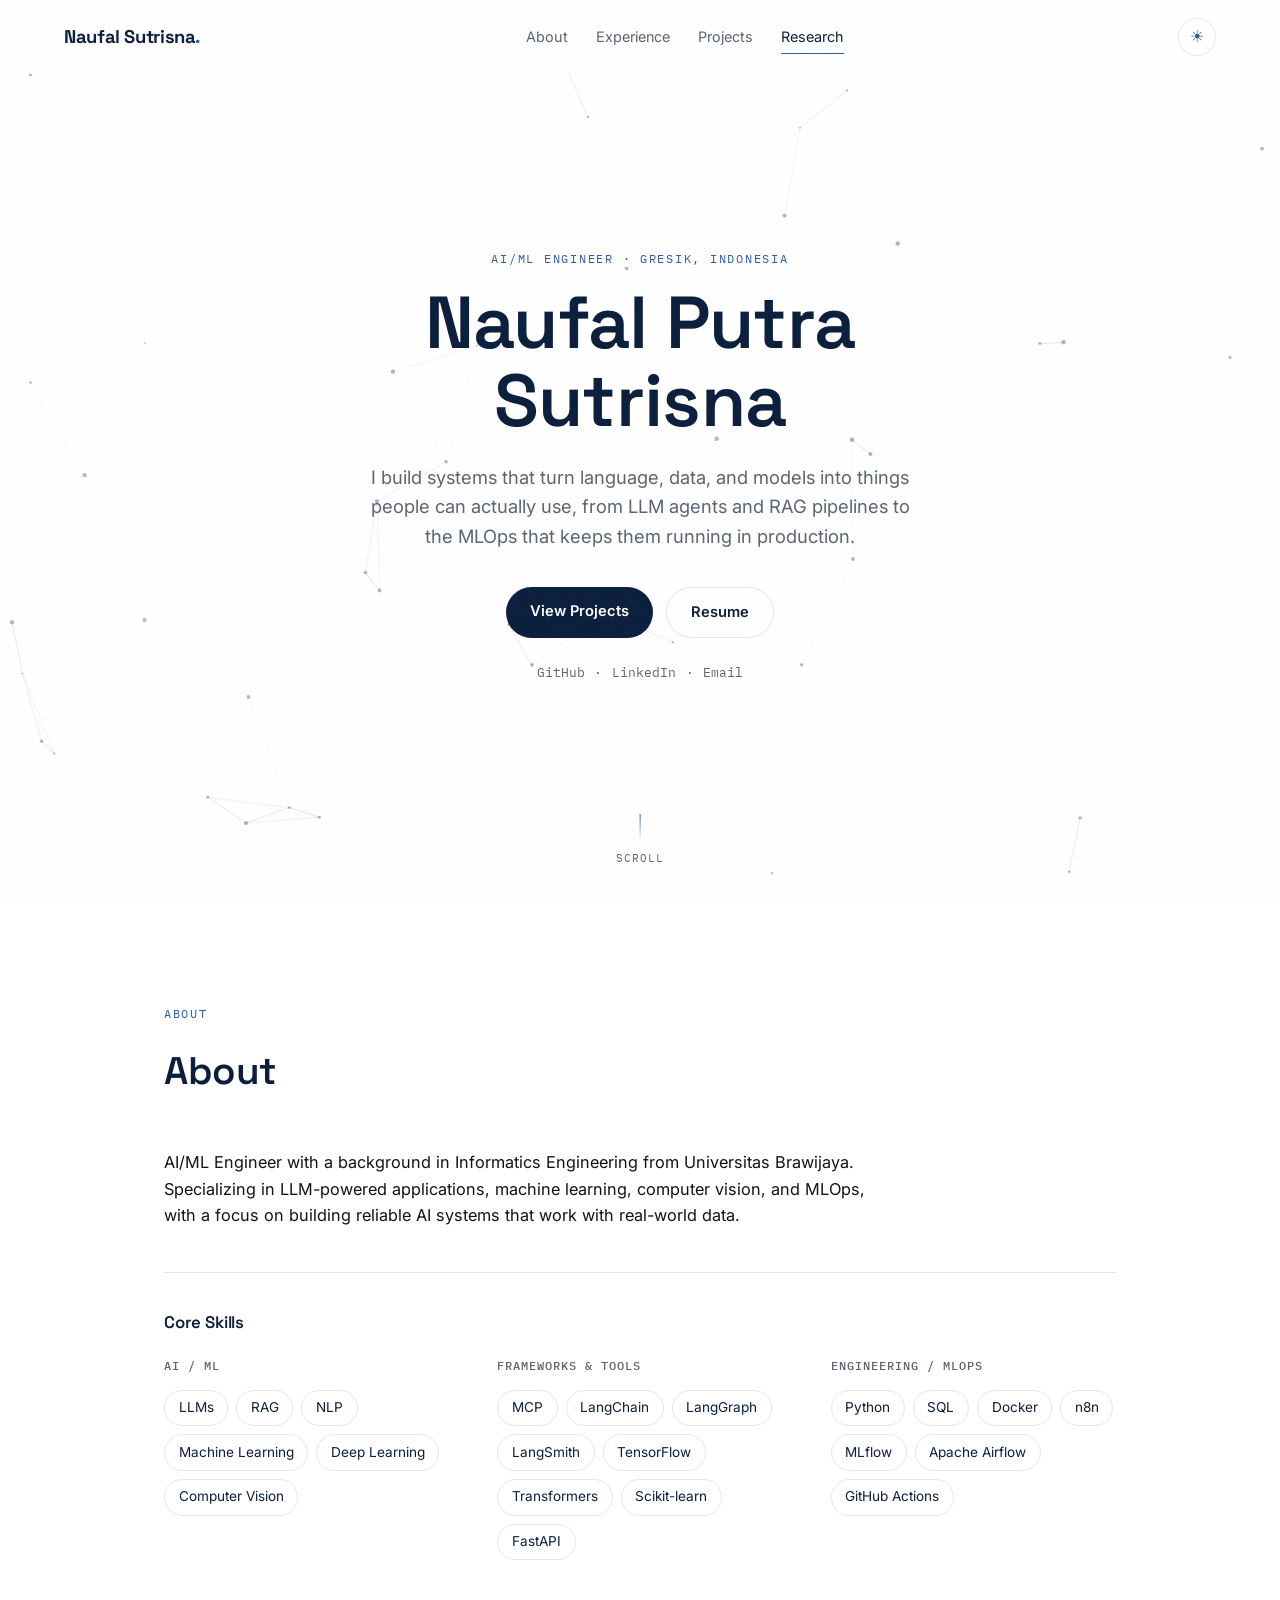
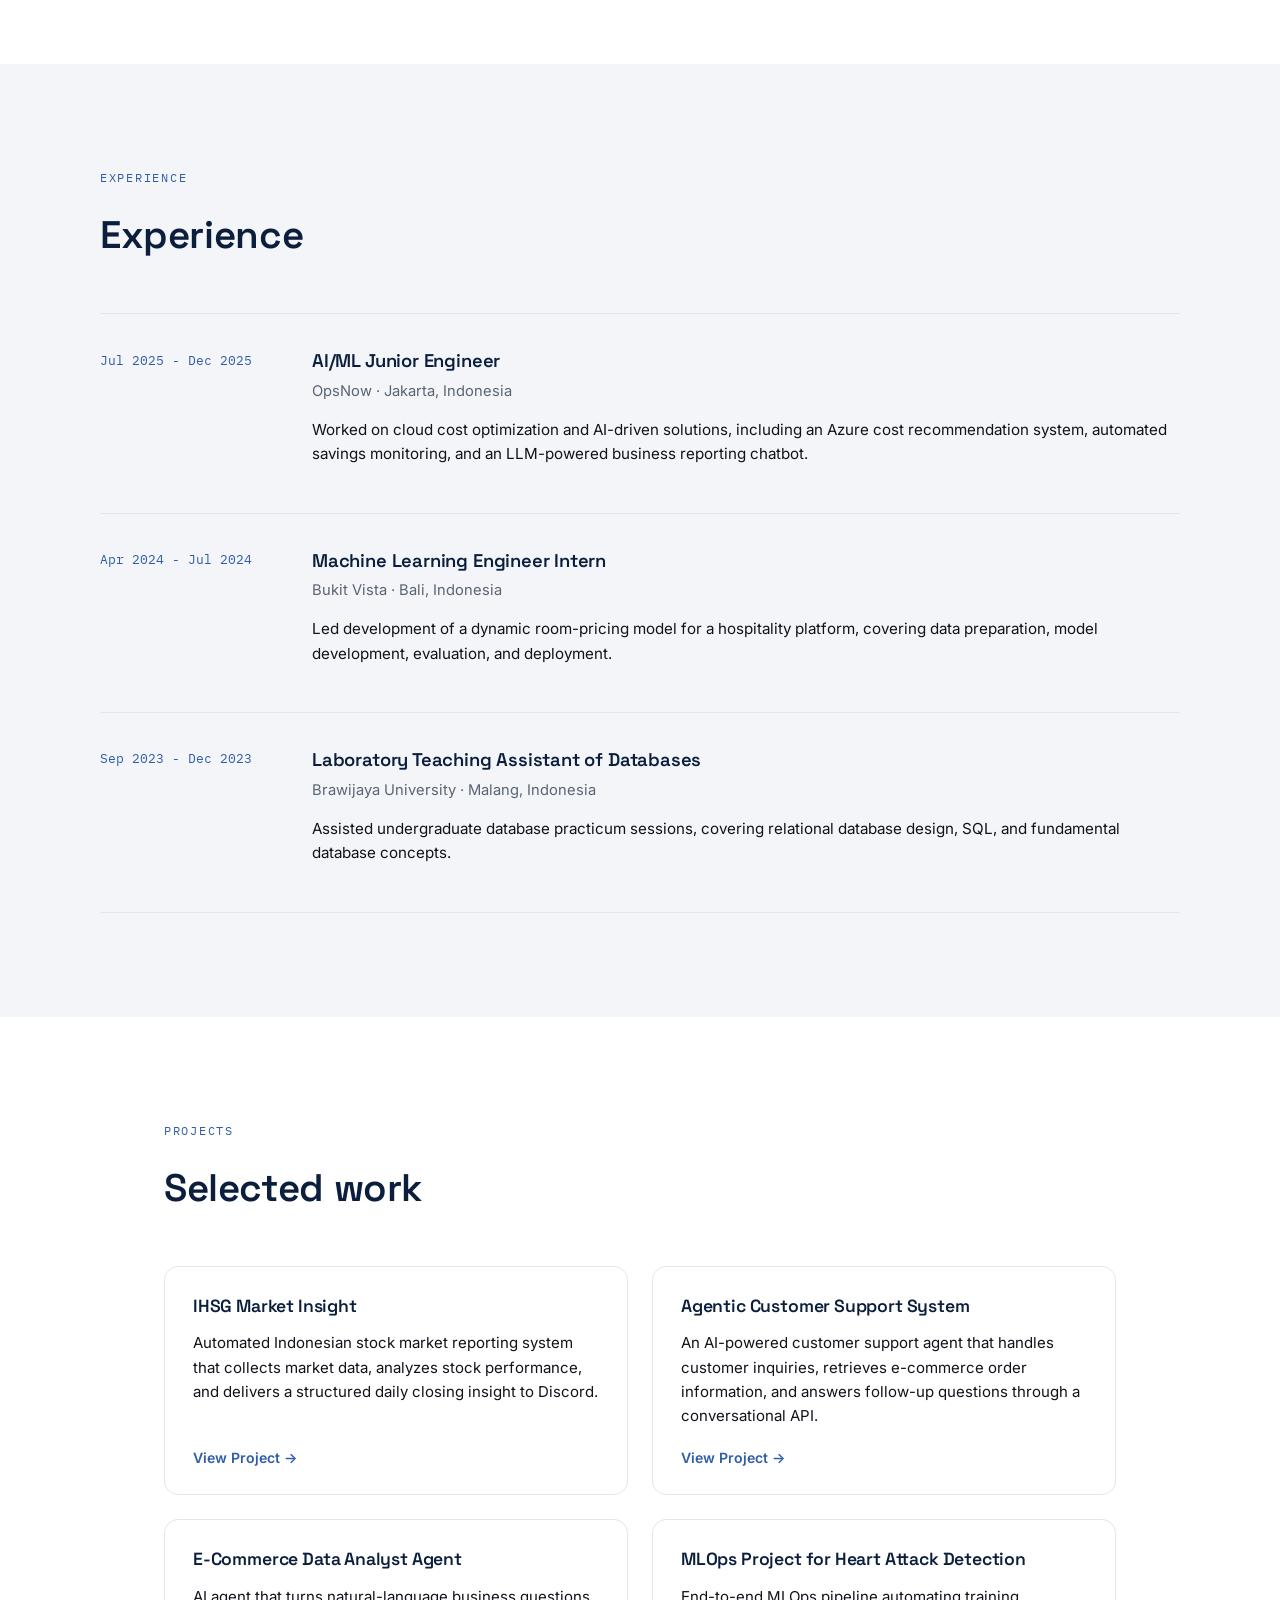
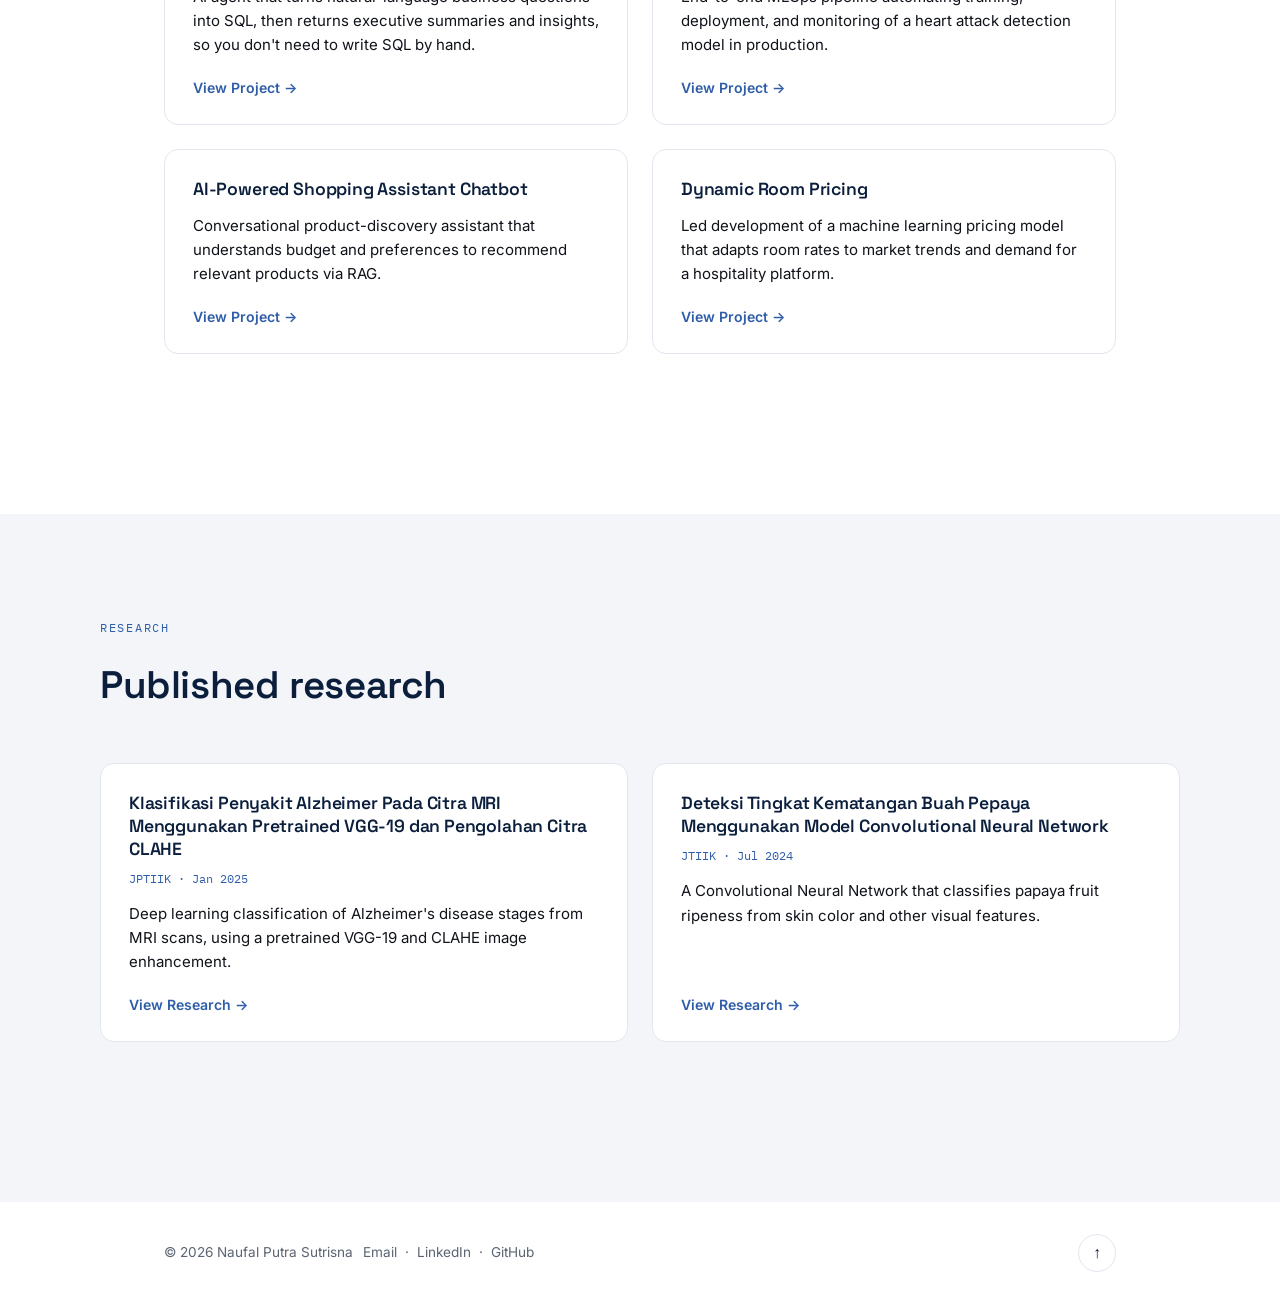
<file: index.html>
<!DOCTYPE html>
<html lang="en">
<head>
<meta charset="UTF-8">
<meta name="viewport" content="width=device-width, initial-scale=1.0">
<title>Naufal Putra Sutrisna | AI/ML Engineer</title>
<meta name="description" content="Portfolio of Naufal Putra Sutrisna, an AI/ML Engineer specializing in LLM applications, RAG, computer vision, and MLOps. Featured projects and experience.">
<meta name="theme-color" content="#0b1f3d">

<!-- Open Graph -->
<meta property="og:type" content="website">
<meta property="og:title" content="Naufal Putra Sutrisna | AI/ML Engineer">
<meta property="og:description" content="AI/ML Engineer specializing in LLM applications, RAG, computer vision, and MLOps. Explore featured projects and experience.">

<!-- Twitter -->
<meta name="twitter:card" content="summary">
<meta name="twitter:title" content="Naufal Putra Sutrisna | AI/ML Engineer">
<meta name="twitter:description" content="AI/ML Engineer specializing in LLM applications, RAG, computer vision, and MLOps.">

<link rel="preconnect" href="https://fonts.googleapis.com">
<link rel="preconnect" href="https://fonts.gstatic.com" crossorigin>
<link href="https://fonts.googleapis.com/css2?family=Space+Grotesk:wght@400;500;600;700&family=Inter:wght@400;500;600;700&family=IBM+Plex+Mono:wght@400;500&display=swap" rel="stylesheet">
<link rel="stylesheet" href="style.css">
<script>
  (function() {
    var saved = localStorage.getItem('theme');
    var theme = saved || (window.matchMedia('(prefers-color-scheme: dark)').matches ? 'dark' : 'light');
    document.documentElement.setAttribute('data-theme', theme);
  })();
</script>
</head>
<body>

<div class="grain" aria-hidden="true"></div>

<!-- NAV -->
<header class="nav" id="nav">
  <a href="#home" class="nav__logo">Naufal Sutrisna<span class="dot">.</span></a>
  <nav class="nav__links" id="navLinks" aria-label="Primary">
    <a href="#about">About</a>
    <a href="#experience">Experience</a>
    <a href="#projects">Projects</a>
    <a href="#research">Research</a>
  </nav>
  <button class="theme-toggle" id="themeToggle" aria-label="Toggle dark mode">
    <span class="theme-toggle__icon theme-toggle__icon--sun">☀</span>
    <span class="theme-toggle__icon theme-toggle__icon--moon">☾</span>
  </button>
  <button class="nav__toggle" id="navToggle" aria-label="Toggle menu" aria-expanded="false" aria-controls="navLinks">
    <span></span><span></span><span></span>
  </button>
</header>

<main>

  <!-- HOME -->
  <section class="hero" id="home">
    <div class="hero__net" id="heroNet" aria-hidden="true"></div>
    <div class="hero__inner">
      <p class="eyebrow">AI/ML Engineer · Gresik, Indonesia</p>
      <h1 class="hero__title">Naufal Putra<br>Sutrisna</h1>
      <p class="hero__subtitle">
        I build systems that turn language, data, and models into things people can actually use,
        from LLM agents and RAG pipelines to the MLOps that keeps them running in production.
      </p>
      <div class="hero__actions">
        <a href="#projects" class="btn btn--primary">View Projects</a>
        <a href="#" data-resume target="_blank" rel="noopener" class="btn btn--ghost">Resume</a>
      </div>
      <div class="hero__socials">
        <a href="https://github.com/naufalsutrisna" target="_blank" rel="noopener">GitHub</a>
        <span>·</span>
        <a href="https://linkedin.com/in/naufalsutrisna" target="_blank" rel="noopener">LinkedIn</a>
        <span>·</span>
        <a href="mailto:naufptrs@gmail.com">Email</a>
      </div>
    </div>
    <div class="hero__scroll" aria-hidden="true"><span></span>Scroll</div>
  </section>

  <!-- ABOUT -->
  <section class="section" id="about" aria-labelledby="about-heading">
    <div class="section__head reveal">
      <p class="eyebrow">About</p>
      <h2 id="about-heading">About</h2>
    </div>

    <div class="about__grid reveal">
      <p class="about__text">
        AI/ML Engineer with a background in Informatics Engineering from Universitas Brawijaya.
        Specializing in LLM-powered applications, machine learning, computer vision, and MLOps,
        with a focus on building reliable AI systems that work with real-world data.
      </p>
    </div>

    <div class="about-block reveal">
      <h3>Core Skills</h3>
      <div class="skills">
        <div class="skill-group">
          <h4>AI / ML</h4>
          <div class="tags">
            <span class="tag">LLMs</span><span class="tag">RAG</span><span class="tag">NLP</span>
            <span class="tag">Machine Learning</span><span class="tag">Deep Learning</span>
            <span class="tag">Computer Vision</span>
          </div>
        </div>
        <div class="skill-group">
          <h4>Frameworks &amp; Tools</h4>
          <div class="tags">
            <span class="tag">MCP</span><span class="tag">LangChain</span><span class="tag">LangGraph</span>
            <span class="tag">LangSmith</span><span class="tag">TensorFlow</span><span class="tag">Transformers</span>
            <span class="tag">Scikit-learn</span><span class="tag">FastAPI</span>
          </div>
        </div>
        <div class="skill-group">
          <h4>Engineering / MLOps</h4>
          <div class="tags">
            <span class="tag">Python</span><span class="tag">SQL</span><span class="tag">Docker</span>
            <span class="tag">n8n</span><span class="tag">MLflow</span>
            <span class="tag">Apache Airflow</span><span class="tag">GitHub Actions</span>
          </div>
        </div>
      </div>
    </div>

  </section>

  <!-- EXPERIENCE -->
  <section class="section section--alt" id="experience" aria-labelledby="experience-heading">
    <div class="section__head reveal">
      <p class="eyebrow">Experience</p>
      <h2 id="experience-heading">Experience</h2>
    </div>
    <div class="timeline reveal">

      <div class="timeline__item">
        <div class="timeline__date">Jul 2025 - Dec 2025</div>
        <div class="timeline__content">
          <h3>AI/ML Junior Engineer</h3>
          <p class="timeline__org">OpsNow · Jakarta, Indonesia</p>
          <p class="timeline__blurb">Worked on cloud cost optimization and AI-driven solutions, including an Azure cost recommendation system, automated savings monitoring, and an LLM-powered business reporting chatbot.</p>
        </div>
      </div>

      <div class="timeline__item">
        <div class="timeline__date">Apr 2024 - Jul 2024</div>
        <div class="timeline__content">
          <h3>Machine Learning Engineer Intern</h3>
          <p class="timeline__org">Bukit Vista · Bali, Indonesia</p>
          <p class="timeline__blurb">Led development of a dynamic room-pricing model for a hospitality platform, covering data preparation, model development, evaluation, and deployment.</p>
        </div>
      </div>

      <div class="timeline__item">
        <div class="timeline__date">Sep 2023 - Dec 2023</div>
        <div class="timeline__content">
          <h3>Laboratory Teaching Assistant of Databases</h3>
          <p class="timeline__org">Brawijaya University · Malang, Indonesia</p>
          <p class="timeline__blurb">Assisted undergraduate database practicum sessions, covering relational database design, SQL, and fundamental database concepts.</p>
        </div>
      </div>

    </div>
  </section>

  <!-- PROJECTS -->
  <section class="section" id="projects" aria-labelledby="projects-heading">
    <div class="section__head reveal">
      <p class="eyebrow">Projects</p>
      <h2 id="projects-heading">Selected work</h2>
    </div>

    <div class="featured-grid reveal" id="featuredGrid">
      <!-- populated by script.js from FEATURED_PROJECTS -->
    </div>
  </section>

  <!-- RESEARCH -->
  <section class="section section--alt" id="research" aria-labelledby="research-heading">
    <div class="section__head reveal">
      <p class="eyebrow">Research</p>
      <h2 id="research-heading">Published research</h2>
    </div>

    <div class="featured-grid reveal" id="researchGrid">
      <!-- populated by script.js from RESEARCH -->
    </div>
  </section>

</main>

<footer class="footer">
  <div class="footer__row">
    <p>© <span id="year"></span> Naufal Putra Sutrisna</p>
    <div class="footer__contact">
      <a href="mailto:naufptrs@gmail.com">Email</a>
      <span>·</span>
      <a href="https://linkedin.com/in/naufalsutrisna" target="_blank" rel="noopener">LinkedIn</a>
      <span>·</span>
      <a href="https://github.com/naufalsutrisna" target="_blank" rel="noopener">GitHub</a>
    </div>
  </div>
  <button class="to-top" id="toTop" aria-label="Back to top">↑</button>
</footer>

<!-- CASE STUDY MODAL -->
<dialog class="modal" id="caseStudyModal" aria-labelledby="modalTitle">
  <div class="modal__inner">
    <button class="modal__close" id="modalClose" aria-label="Close case study">✕</button>
    <div id="modalContent">
      <!-- populated by script.js -->
    </div>
  </div>
</dialog>

<script src="projects-data.js"></script>
<script src="script.js"></script>
</body>
</html>
</file>
<file: style.css>
/* ============================================
   TOKENS
   ============================================ */
:root {
  --white: #ffffff;
  --alt: #f3f5f9;
  --ink: #10131a;
  --navy: #0b1f3d;
  --blue: #2f5da8;
  --blue-light: #6c8fc7;
  --blue-pale: #e7edf7;
  --muted: #5b6472;
  --line: #e2e6ee;

  --display: 'Space Grotesk', sans-serif;
  --body: 'Inter', sans-serif;
  --mono: 'IBM Plex Mono', monospace;

  --max: 1080px;
  --pad: clamp(1.5rem, 5vw, 4rem);
}

[data-theme="dark"] {
  --white: #131722;
  --alt: #0c0f17;
  --ink: #e7eaf1;
  --navy: #eef2fb;
  --blue: #6c9bf0;
  --blue-light: #4a72b8;
  --blue-pale: #1b2740;
  --muted: #8b93a3;
  --line: #262c3a;
}

* { margin: 0; padding: 0; box-sizing: border-box; }

html { scroll-behavior: smooth; }

body {
  font-family: var(--body);
  color: var(--ink);
  background: var(--white);
  line-height: 1.6;
  -webkit-font-smoothing: antialiased;
  transition: background 0.3s ease, color 0.3s ease;
}

@media (prefers-reduced-motion: reduce) {
  html { scroll-behavior: auto; }
  * { animation-duration: 0.01ms !important; animation-iteration-count: 1 !important; transition-duration: 0.01ms !important; }
}

a {
  color: inherit;
  text-decoration: none;
}

ul { list-style: none; }

h1, h2, h3 {
  font-family: var(--display);
  color: var(--navy);
  font-weight: 600;
  letter-spacing: -0.01em;
}

::selection { background: var(--blue); color: var(--white); }

:focus-visible {
  outline: 2px solid var(--blue);
  outline-offset: 3px;
}

.grain {
  position: fixed;
  inset: 0;
  pointer-events: none;
  z-index: 999;
  opacity: 0.025;
  background-image: url("data:image/svg+xml,%3Csvg xmlns='http://www.w3.org/2000/svg' width='120' height='120'%3E%3Cfilter id='n'%3E%3CfeTurbulence type='fractalNoise' baseFrequency='0.9' numOctaves='2' stitchTiles='stitch'/%3E%3C/filter%3E%3Crect width='100%25' height='100%25' filter='url(%23n)'/%3E%3C/svg%3E");
}

/* ============================================
   NAV
   ============================================ */
.nav {
  position: fixed;
  top: 0; left: 0; right: 0;
  z-index: 100;
  display: flex;
  align-items: center;
  justify-content: space-between;
  padding: 1.1rem var(--pad);
  background: rgba(255,255,255,0.75);
  backdrop-filter: blur(10px);
  -webkit-backdrop-filter: blur(10px);
  border-bottom: 1px solid transparent;
  transition: border-color 0.3s ease, background 0.3s ease;
}

[data-theme="dark"] .nav {
  background: rgba(19, 23, 34, 0.75);
}

.nav.scrolled {
  border-bottom-color: var(--line);
}

.nav__logo {
  font-family: var(--display);
  font-weight: 700;
  font-size: 1.15rem;
  color: var(--navy);
  letter-spacing: -0.02em;
}
.nav__logo .dot { color: var(--blue); }

.nav__links {
  display: flex;
  gap: 1.75rem;
}

.nav__links a {
  font-size: 0.9rem;
  color: var(--muted);
  position: relative;
  padding: 0.25rem 0;
  transition: color 0.2s ease;
}

.nav__links a::after {
  content: "";
  position: absolute;
  left: 0; bottom: -2px;
  width: 0;
  height: 1.5px;
  background: var(--blue);
  transition: width 0.25s ease;
}

.nav__links a:hover { color: var(--navy); }
.nav__links a:hover::after { width: 100%; }
.nav__links a.active { color: var(--navy); }
.nav__links a.active::after { width: 100%; }

.nav__toggle {
  display: none;
  flex-direction: column;
  gap: 5px;
  background: none;
  border: none;
  cursor: pointer;
  padding: 0.5rem;
}
.nav__toggle span {
  width: 22px;
  height: 2px;
  background: var(--navy);
  transition: transform 0.25s ease, opacity 0.25s ease;
}

/* ============================================
   THEME TOGGLE
   ============================================ */
.theme-toggle {
  display: flex;
  align-items: center;
  justify-content: center;
  width: 38px;
  height: 38px;
  border-radius: 50%;
  border: 1px solid var(--line);
  background: var(--white);
  cursor: pointer;
  margin-left: 0.5rem;
  position: relative;
  flex-shrink: 0;
  transition: border-color 0.2s ease, background 0.2s ease, transform 0.2s ease;
}
.theme-toggle:hover {
  border-color: var(--blue);
  transform: translateY(-2px);
}

.theme-toggle__icon {
  position: absolute;
  font-size: 1rem;
  line-height: 1;
  transition: opacity 0.2s ease, transform 0.3s ease;
}

.theme-toggle__icon--sun {
  color: var(--blue);
  opacity: 1;
  transform: scale(1) rotate(0deg);
}
.theme-toggle__icon--moon {
  color: var(--blue-light);
  opacity: 0;
  transform: scale(0.5) rotate(-90deg);
}

[data-theme="dark"] .theme-toggle__icon--sun {
  opacity: 0;
  transform: scale(0.5) rotate(90deg);
}
[data-theme="dark"] .theme-toggle__icon--moon {
  opacity: 1;
  transform: scale(1) rotate(0deg);
}

/* ============================================
   HERO
   ============================================ */
.hero {
  position: relative;
  min-height: 100svh;
  display: flex;
  flex-direction: column;
  align-items: center;
  justify-content: center;
  text-align: center;
  padding: 6rem var(--pad) 4rem;
  overflow: hidden;
}

.hero__net {
  position: absolute;
  inset: 0;
  z-index: 0;
  opacity: 0.9;
}
.hero__net canvas {
  display: block;
  width: 100%;
  height: 100%;
}

.hero__inner {
  position: relative;
  z-index: 1;
  max-width: 780px;
}

.eyebrow {
  font-family: var(--mono);
  font-size: 0.78rem;
  text-transform: uppercase;
  letter-spacing: 0.14em;
  color: var(--blue);
  margin-bottom: 1rem;
}

.hero__title {
  font-size: clamp(2.6rem, 7vw, 4.6rem);
  line-height: 1.05;
  margin-bottom: 1.5rem;
}

.hero__subtitle {
  font-size: clamp(1rem, 2vw, 1.15rem);
  color: var(--muted);
  max-width: 560px;
  margin: 0 auto 2.25rem;
}

.hero__actions {
  display: flex;
  gap: 0.85rem;
  justify-content: center;
  flex-wrap: wrap;
}

.btn {
  font-family: var(--body);
  font-weight: 600;
  font-size: 0.92rem;
  padding: 0.8rem 1.5rem;
  border-radius: 999px;
  transition: transform 0.2s ease, background 0.2s ease, color 0.2s ease, border-color 0.2s ease;
  display: inline-block;
}

.btn--primary {
  background: var(--navy);
  color: var(--white);
}
.btn--primary:hover { background: var(--blue); transform: translateY(-2px); }

.btn--ghost {
  border: 1.5px solid var(--line);
  color: var(--navy);
}
.btn--ghost:hover { border-color: var(--blue); color: var(--blue); transform: translateY(-2px); }

.hero__scroll {
  position: absolute;
  bottom: 2rem;
  left: 50%;
  transform: translateX(-50%);
  display: flex;
  flex-direction: column;
  align-items: center;
  gap: 0.5rem;
  font-family: var(--mono);
  font-size: 0.7rem;
  letter-spacing: 0.1em;
  color: var(--muted);
  text-transform: uppercase;
}
.hero__scroll span {
  width: 1px;
  height: 28px;
  background: linear-gradient(var(--blue), transparent);
  animation: scrollpulse 1.8s ease-in-out infinite;
}
@keyframes scrollpulse {
  0%, 100% { opacity: 0.3; }
  50% { opacity: 1; }
}

/* ============================================
   SECTIONS (shared)
   ============================================ */
.section {
  padding: 6.5rem var(--pad);
  max-width: var(--max);
  margin: 0 auto;
}

.section--alt {
  max-width: none;
  background: var(--alt);
}
.section--alt > * {
  max-width: var(--max);
  margin-left: auto;
  margin-right: auto;
}

.section__head {
  margin-bottom: 3rem;
}

.section__head h2 {
  font-size: clamp(1.8rem, 3.5vw, 2.4rem);
}

.section__intro {
  color: var(--muted);
  max-width: 560px;
  margin-top: 0.75rem;
}

.section--first {
  padding-top: clamp(7rem, 14vw, 9rem);
}

.reveal {
  opacity: 0;
  transform: translateY(24px);
  transition: opacity 0.7s ease, transform 0.7s ease;
}
.reveal.is-visible {
  opacity: 1;
  transform: translateY(0);
}

/* ============================================
   ABOUT
   ============================================ */
.about__grid {
  display: grid;
  gap: 1.25rem;
  max-width: 720px;
}

.about__text {
  color: var(--ink);
  font-size: 1.02rem;
}

.about__facts {
  display: flex;
  gap: 2.5rem;
  flex-wrap: wrap;
  margin-top: 1.5rem;
  padding-top: 2rem;
  border-top: 1px solid var(--line);
}

.fact {
  display: flex;
  flex-direction: column;
}

.fact__num {
  font-family: var(--display);
  font-size: 2rem;
  font-weight: 700;
  color: var(--navy);
}

.fact__label {
  font-size: 0.85rem;
  color: var(--muted);
}

/* ============================================
   SKILLS
   ============================================ */
.skills {
  display: grid;
  grid-template-columns: repeat(auto-fit, minmax(260px, 1fr));
  gap: 2rem 3rem;
}

.skill-group h3, .skill-group h4 {
  font-family: var(--mono);
  font-size: 0.78rem;
  text-transform: uppercase;
  letter-spacing: 0.08em;
  color: var(--muted);
  font-weight: 500;
  margin-bottom: 0.9rem;
}

.tags {
  display: flex;
  flex-wrap: wrap;
  gap: 0.5rem;
}

.tag {
  font-size: 0.85rem;
  padding: 0.4rem 0.85rem;
  border: 1px solid var(--line);
  border-radius: 999px;
  color: var(--navy);
  background: var(--white);
  transition: border-color 0.2s ease, color 0.2s ease, background 0.2s ease;
}

.section--alt .tag { background: var(--white); }

.tag:hover {
  border-color: var(--blue);
  color: var(--blue);
}

.tags--small .tag {
  font-size: 0.78rem;
  padding: 0.3rem 0.7rem;
}

/* ============================================
   TIMELINE (experience / education / honors)
   ============================================ */
.timeline {
  display: flex;
  flex-direction: column;
  gap: 0;
}

.timeline__item {
  display: grid;
  grid-template-columns: 180px 1fr;
  gap: 2rem;
  padding: 2rem 0;
  border-top: 1px solid var(--line);
}

.timeline__item:last-child {
  border-bottom: 1px solid var(--line);
}

.timeline__date {
  font-family: var(--mono);
  font-size: 0.82rem;
  color: var(--blue);
  padding-top: 0.2rem;
}

.timeline__content h3, .timeline__content h4 {
  font-size: 1.15rem;
  margin-bottom: 0.25rem;
}

.timeline__org {
  color: var(--muted);
  font-size: 0.92rem;
  margin-bottom: 0.9rem;
}

.timeline__content ul {
  display: flex;
  flex-direction: column;
  gap: 0.5rem;
}

.timeline__content li {
  position: relative;
  padding-left: 1.1rem;
  color: var(--ink);
  font-size: 0.95rem;
}

.timeline__content li::before {
  content: "";
  position: absolute;
  left: 0;
  top: 0.55em;
  width: 5px;
  height: 5px;
  border-radius: 50%;
  background: var(--blue-light);
}

.timeline--compact .timeline__item {
  grid-template-columns: 1fr;
  padding: 1.5rem 0;
}
.timeline__org-date {
  font-family: var(--mono);
  color: var(--blue);
}
.timeline__note {
  font-size: 0.95rem;
  color: var(--ink);
}
.timeline__blurb {
  font-size: 0.95rem;
  color: var(--ink);
  margin-bottom: 0.9rem;
}
.timeline__content .tags { margin-top: 1rem; }

/* ============================================
   FEATURED PROJECTS
   ============================================ */
.featured-grid {
  display: grid;
  grid-template-columns: repeat(auto-fit, minmax(320px, 1fr));
  gap: 1.5rem;
  margin-bottom: 3.5rem;
}

.project-card {
  background: var(--white);
  border: 1px solid var(--line);
  border-radius: 14px;
  padding: 1.75rem;
  display: flex;
  flex-direction: column;
  gap: 0.85rem;
  transition: transform 0.25s ease, box-shadow 0.25s ease, border-color 0.25s ease;
}

.project-card:hover {
  transform: translateY(-4px);
  box-shadow: 0 16px 32px -20px rgba(11, 31, 61, 0.25);
  border-color: var(--blue-light);
}

.project-card__top {
  display: flex;
  justify-content: space-between;
  align-items: flex-start;
  gap: 0.75rem;
}

.project-card__top h3 {
  font-size: 1.1rem;
  line-height: 1.3;
}

.project-card__meta {
  font-family: var(--mono);
  font-size: 0.78rem;
  color: var(--blue);
  margin-top: -0.35rem;
}

.project-card__desc {
  font-size: 0.94rem;
  color: var(--ink);
}

.project-card__metric {
  display: inline-flex;
  align-self: flex-start;
  font-family: var(--mono);
  font-size: 0.78rem;
  color: var(--navy);
  background: var(--alt);
  border: 1px solid var(--line);
  padding: 0.35rem 0.7rem;
  border-radius: 8px;
}
.section--alt .project-card__metric { background: var(--white); }

.project-card__actions {
  margin-top: auto;
  padding-top: 0.5rem;
  display: flex;
  align-items: center;
  gap: 1.1rem;
  flex-wrap: wrap;
}

.project-card__actions button,
.project-card__actions a {
  font-size: 0.88rem;
  font-weight: 600;
  color: var(--navy);
  transition: color 0.2s ease;
  background: none;
  border: none;
  cursor: pointer;
  font-family: var(--body);
  padding: 0;
}
.project-card__actions .case-study-btn { color: var(--blue); }
.project-card__actions button:hover,
.project-card__actions a:hover { color: var(--blue); }

/* ============================================
   MORE PROJECTS
   ============================================ */
.more-projects__head {
  display: flex;
  align-items: center;
  justify-content: space-between;
  margin-bottom: 1.5rem;
  gap: 1rem;
  flex-wrap: wrap;
}

.more-projects__head h3 {
  font-size: 1.1rem;
}

.more-projects__toggle {
  font-family: var(--mono);
  font-size: 0.8rem;
  color: var(--blue);
  background: none;
  border: 1px solid var(--line);
  border-radius: 999px;
  padding: 0.5rem 1rem;
  cursor: pointer;
  transition: border-color 0.2s ease, background 0.2s ease;
}
.more-projects__toggle:hover { border-color: var(--blue); background: var(--white); }

.more-grid {
  display: grid;
  grid-template-columns: repeat(auto-fit, minmax(260px, 1fr));
  gap: 1rem;
  max-height: 0;
  overflow: hidden;
  transition: max-height 0.4s ease;
}
.more-grid.open {
  max-height: 1400px;
}

.more-card {
  background: var(--white);
  border: 1px solid var(--line);
  border-radius: 12px;
  padding: 1.25rem;
  display: flex;
  flex-direction: column;
  gap: 0.5rem;
}

.more-card h4 {
  font-family: var(--display);
  color: var(--navy);
  font-size: 0.98rem;
}

.more-card p {
  font-size: 0.85rem;
  color: var(--muted);
}

.more-card__links {
  margin-top: auto;
  padding-top: 0.35rem;
  display: flex;
  align-items: center;
  gap: 1rem;
  flex-wrap: wrap;
}

.more-card__links a,
.more-card__links .case-study-btn {
  font-size: 0.8rem;
  font-weight: 600;
  color: var(--blue);
  background: none;
  border: none;
  padding: 0;
  cursor: pointer;
  font-family: var(--body);
}
.more-card__links a:hover,
.more-card__links .case-study-btn:hover { color: var(--navy); }

/* ============================================
   ABOUT SUBSECTIONS
   ============================================ */
.about-block {
  margin-top: 2.75rem;
  padding-top: 2.25rem;
  border-top: 1px solid var(--line);
}

.about-block h3 {
  font-family: var(--display);
  font-size: 1.05rem;
  color: var(--navy);
  margin-bottom: 1.25rem;
}

/* ============================================
   LINE LIST (compact rows: Education, Publications, etc.)
   ============================================ */
.line-list {
  display: flex;
  flex-direction: column;
}

.line-list li {
  display: flex;
  justify-content: space-between;
  align-items: baseline;
  gap: 1rem;
  padding: 1.1rem 0;
  border-top: 1px solid var(--line);
  font-size: 0.95rem;
  flex-wrap: wrap;
}
.line-list li:last-child { border-bottom: 1px solid var(--line); }

.line-list li a {
  color: var(--navy);
  font-weight: 600;
  transition: color 0.2s ease;
}
.line-list li a:hover { color: var(--blue); }

.line-list__meta {
  font-family: var(--mono);
  font-size: 0.78rem;
  color: var(--muted);
  white-space: nowrap;
}

/* kept for any legacy references to the old certification-row style */
.cert-date {
  font-family: var(--mono);
  font-size: 0.78rem;
  color: var(--muted);
  white-space: nowrap;
}

/* ============================================
   HERO SOCIAL LINKS
   ============================================ */
.hero__socials {
  margin-top: 1.5rem;
  display: flex;
  justify-content: center;
  align-items: center;
  gap: 0.6rem;
  font-family: var(--mono);
  font-size: 0.82rem;
  color: var(--muted);
}
.hero__socials a {
  color: var(--muted);
  transition: color 0.2s ease;
}
.hero__socials a:hover { color: var(--blue); }

/* ============================================
   FOOTER
   ============================================ */
.footer {
  display: flex;
  justify-content: space-between;
  align-items: center;
  padding: 2rem var(--pad) 2.5rem;
  max-width: var(--max);
  margin: 0 auto;
  color: var(--muted);
  font-size: 0.85rem;
  gap: 1rem;
  flex-wrap: wrap;
}

.footer__row {
  display: flex;
  align-items: center;
  gap: 0.6rem;
  flex-wrap: wrap;
}

.footer__contact {
  display: flex;
  align-items: center;
  gap: 0.5rem;
}
.footer__contact a {
  color: var(--muted);
  transition: color 0.2s ease;
}
.footer__contact a:hover { color: var(--blue); }

.to-top {
  width: 38px;
  height: 38px;
  border-radius: 50%;
  border: 1px solid var(--line);
  background: var(--white);
  color: var(--navy);
  cursor: pointer;
  font-size: 1rem;
  transition: border-color 0.2s ease, color 0.2s ease, transform 0.2s ease;
}
.to-top:hover {
  border-color: var(--blue);
  color: var(--blue);
  transform: translateY(-3px);
}

/* ============================================
   CASE STUDY MODAL
   ============================================ */
.modal {
  position: fixed;
  inset: 0;
  margin: auto;
  border: none;
  padding: 0;
  border-radius: 18px;
  width: min(720px, 92vw);
  max-height: 86vh;
  background: var(--white);
  box-shadow: 0 30px 60px -20px rgba(11, 31, 61, 0.35);
}

.modal::backdrop {
  background: rgba(11, 19, 26, 0.55);
  backdrop-filter: blur(3px);
}

.modal__inner {
  position: relative;
  padding: 2.5rem;
  max-height: 86vh;
  overflow-y: auto;
}

.modal__close {
  position: sticky;
  top: 0;
  float: right;
  width: 36px;
  height: 36px;
  border-radius: 50%;
  border: 1px solid var(--line);
  background: var(--white);
  color: var(--navy);
  cursor: pointer;
  font-size: 0.95rem;
  transition: border-color 0.2s ease, color 0.2s ease;
}
.modal__close:hover { border-color: var(--blue); color: var(--blue); }

.modal-meta {
  font-family: var(--mono);
  font-size: 0.78rem;
  color: var(--blue);
  text-transform: uppercase;
  letter-spacing: 0.08em;
  margin-bottom: 0.5rem;
}

.modal-title {
  font-size: 1.7rem;
  margin-bottom: 0.35rem;
  padding-right: 2.5rem;
}

.modal-sub {
  color: var(--muted);
  font-size: 0.9rem;
  margin-bottom: 1.75rem;
}

.modal-facts {
  display: grid;
  grid-template-columns: repeat(auto-fit, minmax(150px, 1fr));
  gap: 1rem 1.5rem;
  margin-bottom: 1.25rem;
}
.modal-facts dt {
  font-family: var(--mono);
  font-size: 0.72rem;
  text-transform: uppercase;
  letter-spacing: 0.08em;
  color: var(--muted);
  margin-bottom: 0.2rem;
}
.modal-facts dd {
  font-size: 0.95rem;
  color: var(--navy);
  font-weight: 600;
}
.modal-tech { margin-bottom: 1.75rem; }

.modal-section p + p { margin-top: 0.85rem; }
.modal-section p strong { color: var(--navy); font-weight: 600; }

.modal-section {
  padding: 1.5rem 0;
  border-top: 1px solid var(--line);
}
.modal-section:first-of-type { border-top: none; padding-top: 0; }

.modal-section h4 {
  font-family: var(--mono);
  font-size: 0.75rem;
  text-transform: uppercase;
  letter-spacing: 0.08em;
  color: var(--muted);
  margin-bottom: 0.75rem;
}

.modal-section p {
  font-size: 0.96rem;
  color: var(--ink);
}

.modal-section ul {
  display: flex;
  flex-direction: column;
  gap: 0.5rem;
}

.modal-section li {
  position: relative;
  padding-left: 1.1rem;
  font-size: 0.94rem;
  color: var(--ink);
}
.modal-section li::before {
  content: "";
  position: absolute;
  left: 0;
  top: 0.55em;
  width: 5px;
  height: 5px;
  border-radius: 50%;
  background: var(--blue-light);
}

.modal-section--arch ol {
  display: flex;
  flex-direction: column;
  gap: 0.6rem;
  counter-reset: arch;
}
.modal-section--arch li {
  list-style: none;
  padding-left: 2rem;
  position: relative;
  font-size: 0.94rem;
  color: var(--ink);
}
.modal-section--arch li::before {
  counter-increment: arch;
  content: counter(arch);
  position: absolute;
  left: 0;
  top: -0.05em;
  width: 22px;
  height: 22px;
  border-radius: 50%;
  background: var(--blue-pale);
  color: var(--blue);
  font-family: var(--mono);
  font-size: 0.72rem;
  display: flex;
  align-items: center;
  justify-content: center;
}

.modal-result {
  font-size: 1.02rem;
  color: var(--navy);
  font-weight: 600;
  background: var(--blue-pale);
  border-radius: 10px;
  padding: 0.9rem 1.1rem;
}

.modal-links {
  display: flex;
  gap: 0.75rem;
  flex-wrap: wrap;
}

/* ============================================
   RESPONSIVE
   ============================================ */
@media (max-width: 860px) {
  .timeline__item {
    grid-template-columns: 1fr;
    gap: 0.5rem;
  }
}

@media (max-width: 720px) {
  .theme-toggle {
    margin-left: auto;
    margin-right: 0.25rem;
  }
  .nav__links {
    position: fixed;
    top: 64px;
    left: 0; right: 0;
    background: var(--white);
    flex-direction: column;
    gap: 0;
    padding: 0.5rem var(--pad) 1.5rem;
    border-bottom: 1px solid var(--line);
    transform: translateY(-110%);
    opacity: 0;
    transition: transform 0.3s ease, opacity 0.3s ease;
  }
  .nav__links.open {
    transform: translateY(0);
    opacity: 1;
  }
  .nav__links a {
    padding: 0.75rem 0;
    border-bottom: 1px solid var(--line);
  }
  .nav__toggle { display: flex; }
  .nav__toggle.open span:nth-child(1) { transform: translateY(7px) rotate(45deg); }
  .nav__toggle.open span:nth-child(2) { opacity: 0; }
  .nav__toggle.open span:nth-child(3) { transform: translateY(-7px) rotate(-45deg); }
}

@media (max-width: 560px) {
  .section { padding: 4.5rem var(--pad); }
  .about__facts { gap: 1.75rem; }
  .line-list li { flex-direction: column; align-items: flex-start; gap: 0.3rem; }
  .modal__inner { padding: 1.75rem 1.25rem; }
  .modal-title { font-size: 1.4rem; padding-right: 2rem; }
  .more-projects__head { align-items: flex-start; }
}
</file>
